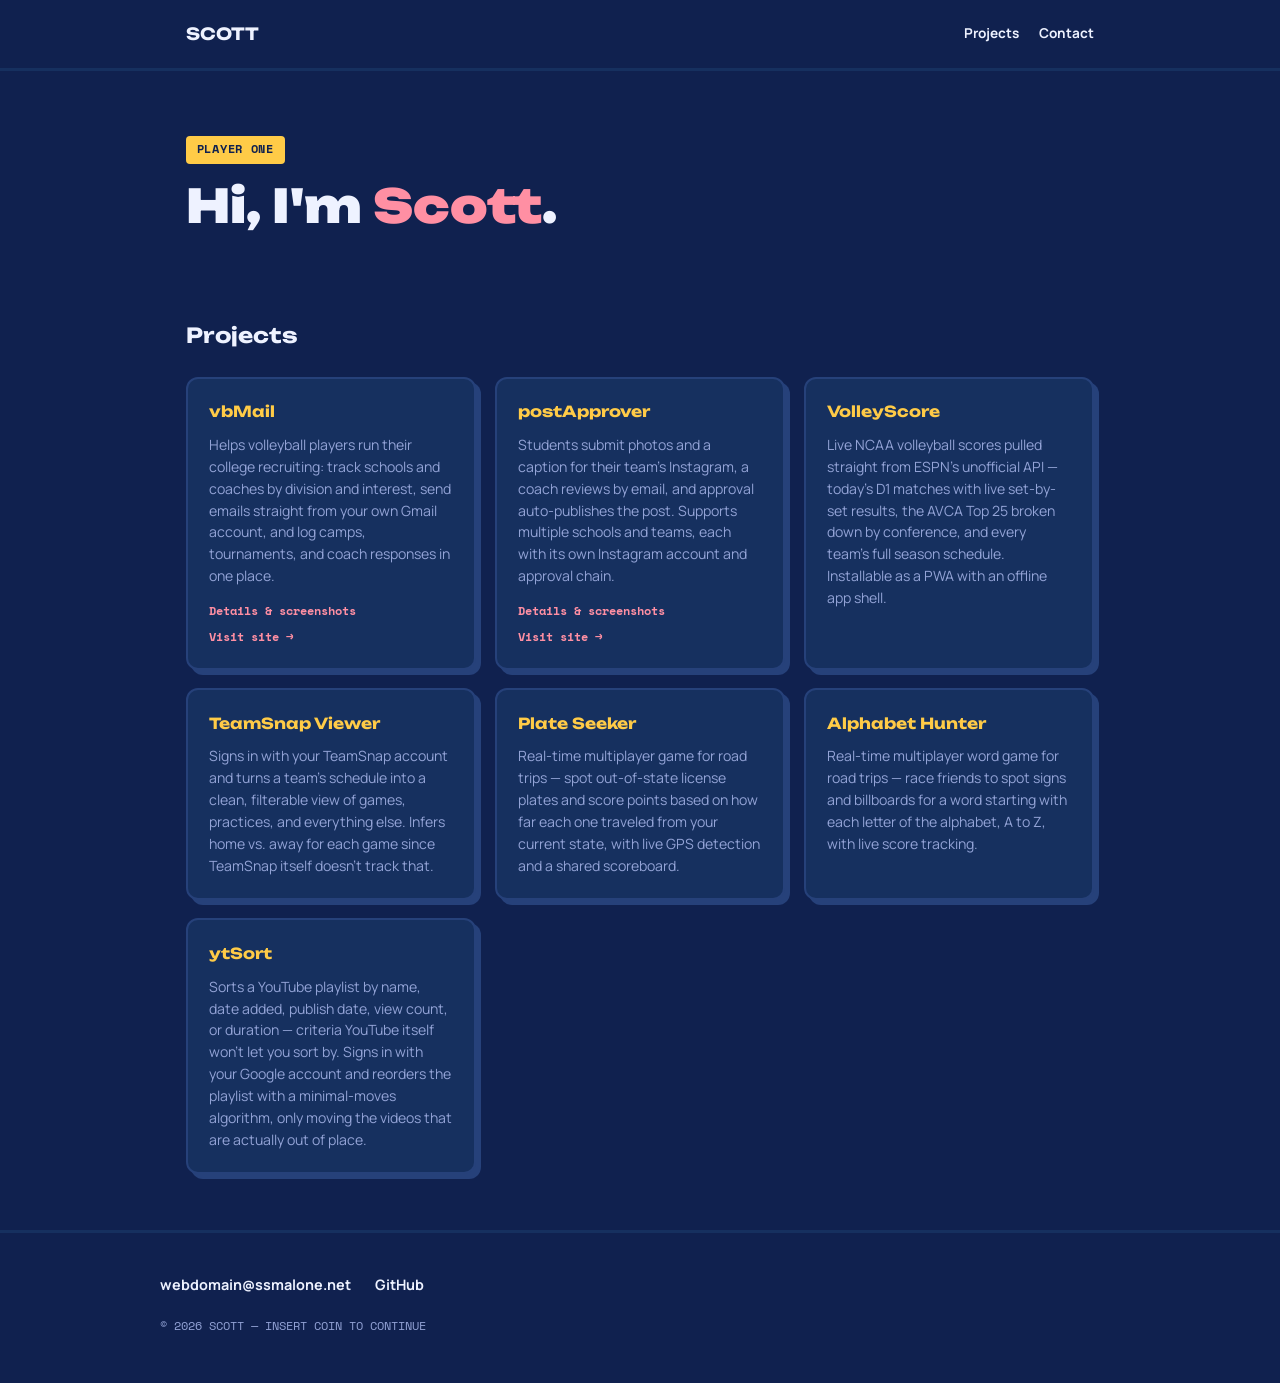
<file: index.html>
<!doctype html>
<html lang="en">
<head>
  <meta charset="UTF-8" />
  <meta name="viewport" content="width=device-width, initial-scale=1.0" />
  <title>Scott</title>
  <meta name="description" content="Scott — projects and background." />
  <link rel="preconnect" href="https://fonts.googleapis.com" />
  <link rel="preconnect" href="https://fonts.gstatic.com" crossorigin />
  <link href="https://fonts.googleapis.com/css2?family=Unbounded:wght@500;700;900&family=Manrope:wght@400;500;700&family=Space+Mono:wght@400;700&display=swap" rel="stylesheet" />
  <link rel="stylesheet" href="style.css" />
  <!-- Google tag (gtag.js) -->
  <script async src="https://www.googletagmanager.com/gtag/js?id=G-P2JP9ST1FZ"></script>
  <script>
    window.dataLayer = window.dataLayer || [];
    function gtag(){dataLayer.push(arguments);}
    gtag('js', new Date());

    gtag('config', 'G-P2JP9ST1FZ');
  </script>
</head>
<body>
  <header class="site-header">
    <nav class="nav">
      <a class="brand" href="#top">SCOTT</a>
      <div class="nav-links">
        <a href="#projects">Projects</a>
        <a href="#contact">Contact</a>
      </div>
    </nav>
  </header>

  <main id="top">
    <section class="hero">
      <span class="tag">Player One</span>
      <h1>Hi, I'm <span>Scott</span>.</h1>
    </section>

    <section id="projects" class="projects">
      <h2>Projects</h2>
      <div class="project-grid">
        <article class="project-card">
          <h3><a href="vbmail.html">vbMail</a></h3>
          <p>Helps volleyball players run their college recruiting: track schools and coaches by division and interest, send emails straight from your own Gmail account, and log camps, tournaments, and coach responses in one place.</p>
          <div class="card-links">
            <a href="vbmail.html">Details &amp; screenshots</a>
            <a href="https://vbmail.ssmalone.net" target="_blank" rel="noopener">Visit site &rarr;</a>
          </div>
        </article>

        <article class="project-card">
          <h3><a href="postapprover.html">postApprover</a></h3>
          <p>Students submit photos and a caption for their team's Instagram, a coach reviews by email, and approval auto-publishes the post. Supports multiple schools and teams, each with its own Instagram account and approval chain.</p>
          <div class="card-links">
            <a href="postapprover.html">Details &amp; screenshots</a>
            <a href="https://pa.ssmalone.net" target="_blank" rel="noopener">Visit site &rarr;</a>
          </div>
        </article>

        <article class="project-card">
          <h3>VolleyScore</h3>
          <p>Live NCAA volleyball scores pulled straight from ESPN's unofficial API — today's D1 matches with live set-by-set results, the AVCA Top 25 broken down by conference, and every team's full season schedule. Installable as a PWA with an offline app shell.</p>
        </article>

        <article class="project-card">
          <h3>TeamSnap Viewer</h3>
          <p>Signs in with your TeamSnap account and turns a team's schedule into a clean, filterable view of games, practices, and everything else. Infers home vs. away for each game since TeamSnap itself doesn't track that.</p>
        </article>

        <article class="project-card">
          <h3>Plate Seeker</h3>
          <p>Real-time multiplayer game for road trips — spot out-of-state license plates and score points based on how far each one traveled from your current state, with live GPS detection and a shared scoreboard.</p>
        </article>

        <article class="project-card">
          <h3>Alphabet Hunter</h3>
          <p>Real-time multiplayer word game for road trips — race friends to spot signs and billboards for a word starting with each letter of the alphabet, A to Z, with live score tracking.</p>
        </article>

        <article class="project-card">
          <h3>ytSort</h3>
          <p>Sorts a YouTube playlist by name, date added, publish date, view count, or duration — criteria YouTube itself won't let you sort by. Signs in with your Google account and reorders the playlist with a minimal-moves algorithm, only moving the videos that are actually out of place.</p>
        </article>
      </div>
    </section>
  </main>

  <footer id="contact" class="site-footer">
    <div class="links">
      <a href="mailto:webdomain@ssmalone.net">webdomain@ssmalone.net</a>
      <a href="https://github.com/" target="_blank" rel="noopener">GitHub</a>
    </div>
    <p class="copyright">&copy; <span id="year"></span> SCOTT — INSERT COIN TO CONTINUE</p>
  </footer>

  <script>
    document.getElementById('year').textContent = new Date().getFullYear();
  </script>
</body>
</html>
</file>
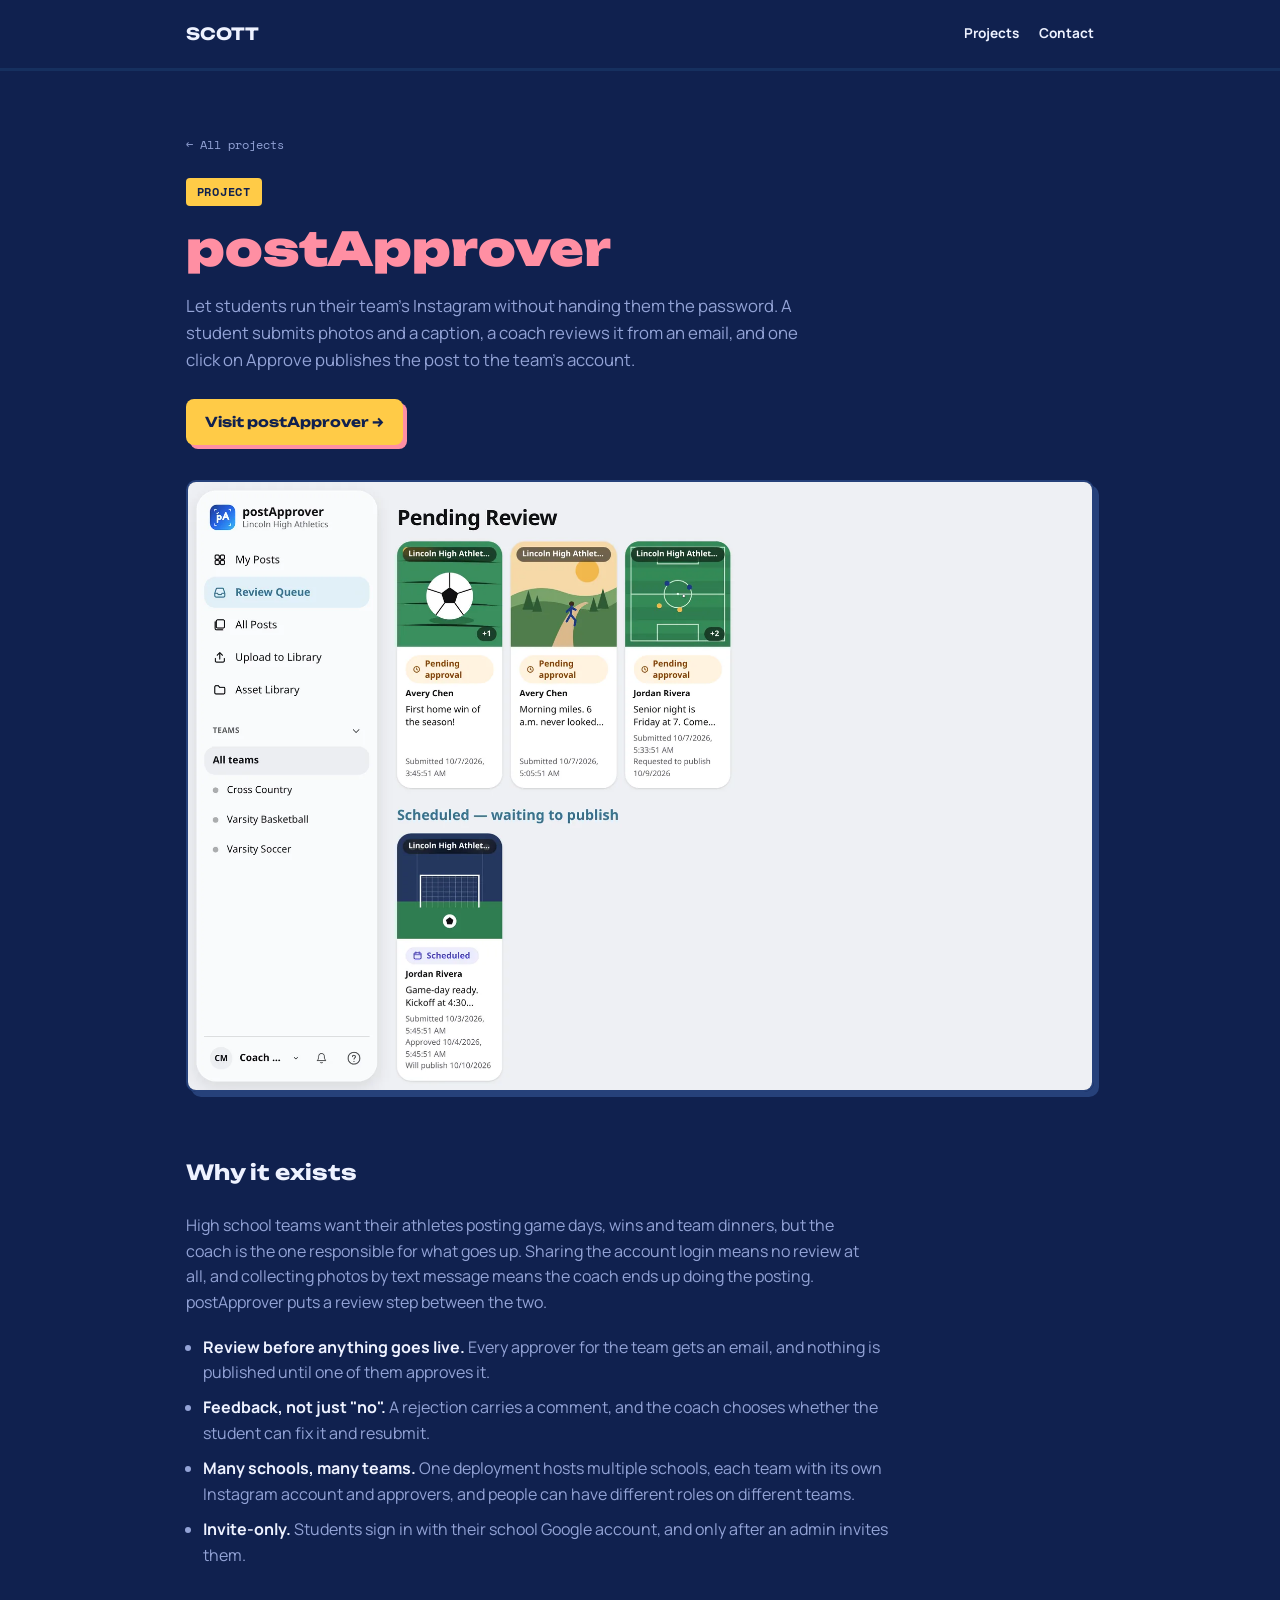
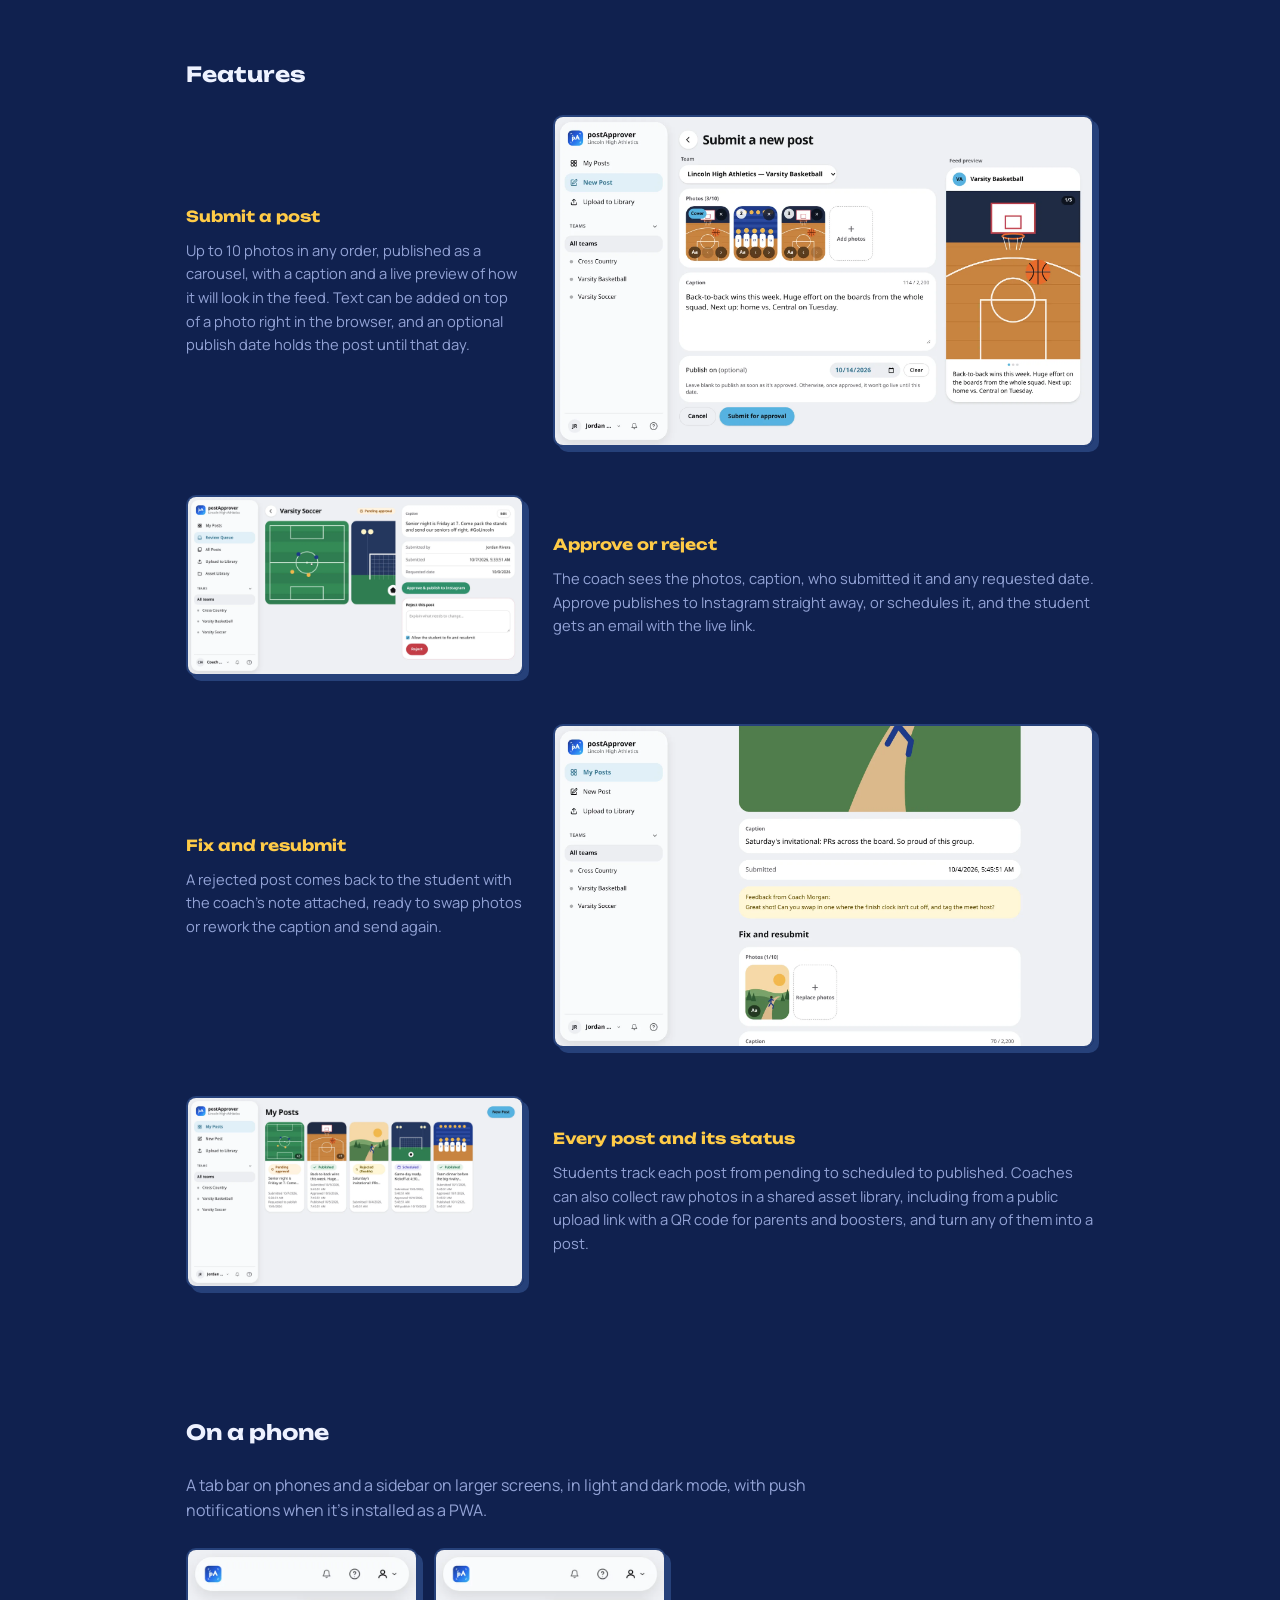
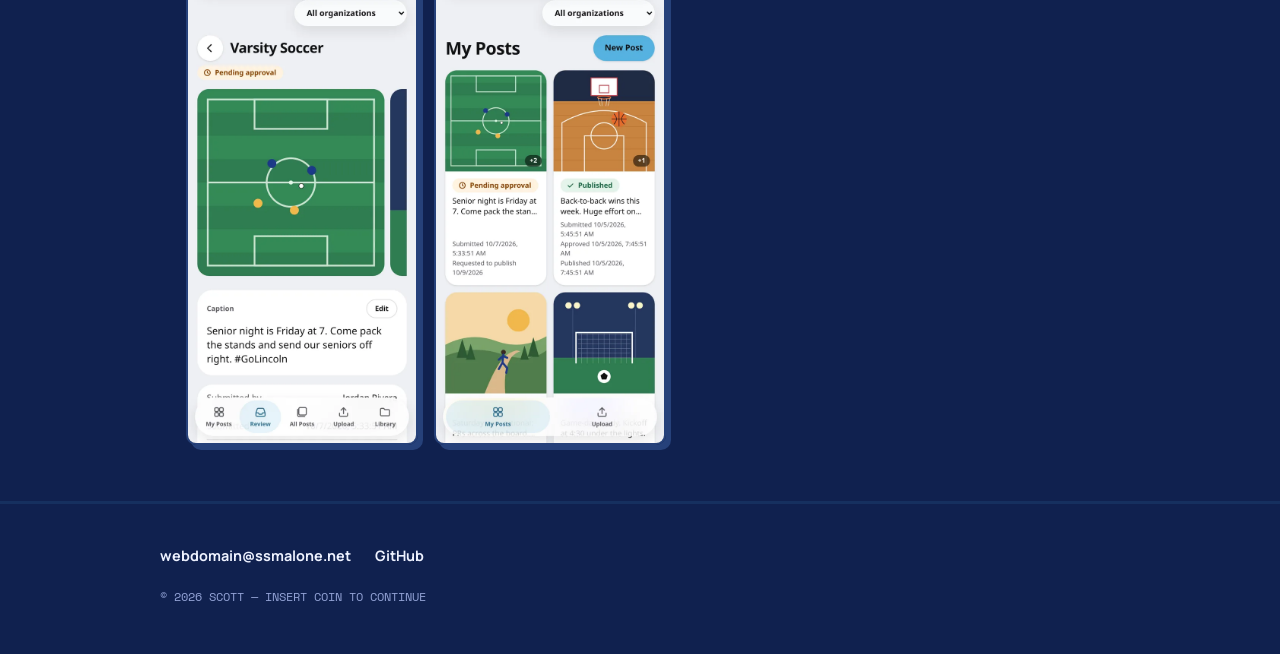
<file: postapprover.html>
<!doctype html>
<html lang="en">
<head>
  <meta charset="UTF-8" />
  <meta name="viewport" content="width=device-width, initial-scale=1.0" />
  <title>postApprover — Scott</title>
  <meta name="description" content="postApprover — students submit Instagram posts for their team, a coach approves by email, and approval publishes the post." />
  <link rel="preconnect" href="https://fonts.googleapis.com" />
  <link rel="preconnect" href="https://fonts.gstatic.com" crossorigin />
  <link href="https://fonts.googleapis.com/css2?family=Unbounded:wght@500;700;900&family=Manrope:wght@400;500;700&family=Space+Mono:wght@400;700&display=swap" rel="stylesheet" />
  <link rel="stylesheet" href="style.css" />
  <!-- Google tag (gtag.js) -->
  <script async src="https://www.googletagmanager.com/gtag/js?id=G-P2JP9ST1FZ"></script>
  <script>
    window.dataLayer = window.dataLayer || [];
    function gtag(){dataLayer.push(arguments);}
    gtag('js', new Date());

    gtag('config', 'G-P2JP9ST1FZ');
  </script>
</head>
<body>
  <header class="site-header">
    <nav class="nav">
      <a class="brand" href="index.html">SCOTT</a>
      <div class="nav-links">
        <a href="index.html#projects">Projects</a>
        <a href="#contact">Contact</a>
      </div>
    </nav>
  </header>

  <main id="top">
    <section class="hero project-hero">
      <a class="back-link" href="index.html#projects">&larr; All projects</a>
      <span class="tag">Project</span>
      <h1><span>postApprover</span></h1>
      <p class="lede">Let students run their team's Instagram without handing them the password. A student submits photos and a caption, a coach reviews it from an email, and one click on Approve publishes the post to the team's account.</p>
      <div class="cta-row">
        <a class="button" href="https://pa.ssmalone.net" target="_blank" rel="noopener">Visit postApprover &rarr;</a>
      </div>
      <figure class="shot">
        <img src="images/postapprover/review-queue.webp" width="1800" height="1209" alt="The postApprover Review Queue: posts pending approval from students, and a post scheduled to publish" />
      </figure>
    </section>

    <section class="detail">
      <h2>Why it exists</h2>
      <p>High school teams want their athletes posting game days, wins and team dinners, but the coach is the one responsible for what goes up. Sharing the account login means no review at all, and collecting photos by text message means the coach ends up doing the posting. postApprover puts a review step between the two.</p>
      <ul class="points">
        <li><strong>Review before anything goes live.</strong> Every approver for the team gets an email, and nothing is published until one of them approves it.</li>
        <li><strong>Feedback, not just "no".</strong> A rejection carries a comment, and the coach chooses whether the student can fix it and resubmit.</li>
        <li><strong>Many schools, many teams.</strong> One deployment hosts multiple schools, each team with its own Instagram account and approvers, and people can have different roles on different teams.</li>
        <li><strong>Invite-only.</strong> Students sign in with their school Google account, and only after an admin invites them.</li>
      </ul>
    </section>

    <section class="detail">
      <h2>Features</h2>

      <div class="feature">
        <div class="feature-text">
          <h3>Submit a post</h3>
          <p>Up to 10 photos in any order, published as a carousel, with a caption and a live preview of how it will look in the feed. Text can be added on top of a photo right in the browser, and an optional publish date holds the post until that day.</p>
        </div>
        <figure class="shot">
          <img src="images/postapprover/new-post.webp" width="1800" height="1097" loading="lazy" alt="Submitting a new post in postApprover: three photos, a caption, an optional publish date and a feed preview" />
        </figure>
      </div>

      <div class="feature">
        <div class="feature-text">
          <h3>Approve or reject</h3>
          <p>The coach sees the photos, caption, who submitted it and any requested date. Approve publishes to Instagram straight away, or schedules it, and the student gets an email with the live link.</p>
        </div>
        <figure class="shot">
          <img src="images/postapprover/review-detail.webp" width="1800" height="956" loading="lazy" alt="A coach reviewing a post in postApprover with Approve and publish to Instagram and Reject buttons" />
        </figure>
      </div>

      <div class="feature">
        <div class="feature-text">
          <h3>Fix and resubmit</h3>
          <p>A rejected post comes back to the student with the coach's note attached, ready to swap photos or rework the caption and send again.</p>
        </div>
        <figure class="shot">
          <img src="images/postapprover/feedback.webp" width="1800" height="1069" loading="lazy" alt="A rejected post in postApprover showing the coach's feedback above a Fix and resubmit form" />
        </figure>
      </div>

      <div class="feature">
        <div class="feature-text">
          <h3>Every post and its status</h3>
          <p>Students track each post from pending to scheduled to published. Coaches can also collect raw photos in a shared asset library, including from a public upload link with a QR code for parents and boosters, and turn any of them into a post.</p>
        </div>
        <figure class="shot">
          <img src="images/postapprover/my-posts.webp" width="1800" height="1012" loading="lazy" alt="My Posts in postApprover: posts that are pending, published, rejected and scheduled" />
        </figure>
      </div>
    </section>

    <section class="detail">
      <h2>On a phone</h2>
      <p>A tab bar on phones and a sidebar on larger screens, in light and dark mode, with push notifications when it's installed as a PWA.</p>
      <div class="phones phones-2">
        <img src="images/postapprover/phone-review.webp" width="600" height="1298" loading="lazy" alt="postApprover on a phone: reviewing a post" />
        <img src="images/postapprover/phone-posts.webp" width="600" height="1298" loading="lazy" alt="postApprover on a phone: My Posts" />
      </div>
    </section>
  </main>

  <footer id="contact" class="site-footer">
    <div class="links">
      <a href="mailto:webdomain@ssmalone.net">webdomain@ssmalone.net</a>
      <a href="https://github.com/" target="_blank" rel="noopener">GitHub</a>
    </div>
    <p class="copyright">&copy; <span id="year"></span> SCOTT — INSERT COIN TO CONTINUE</p>
  </footer>

  <script>
    document.getElementById('year').textContent = new Date().getFullYear();
  </script>
</body>
</html>
</file>
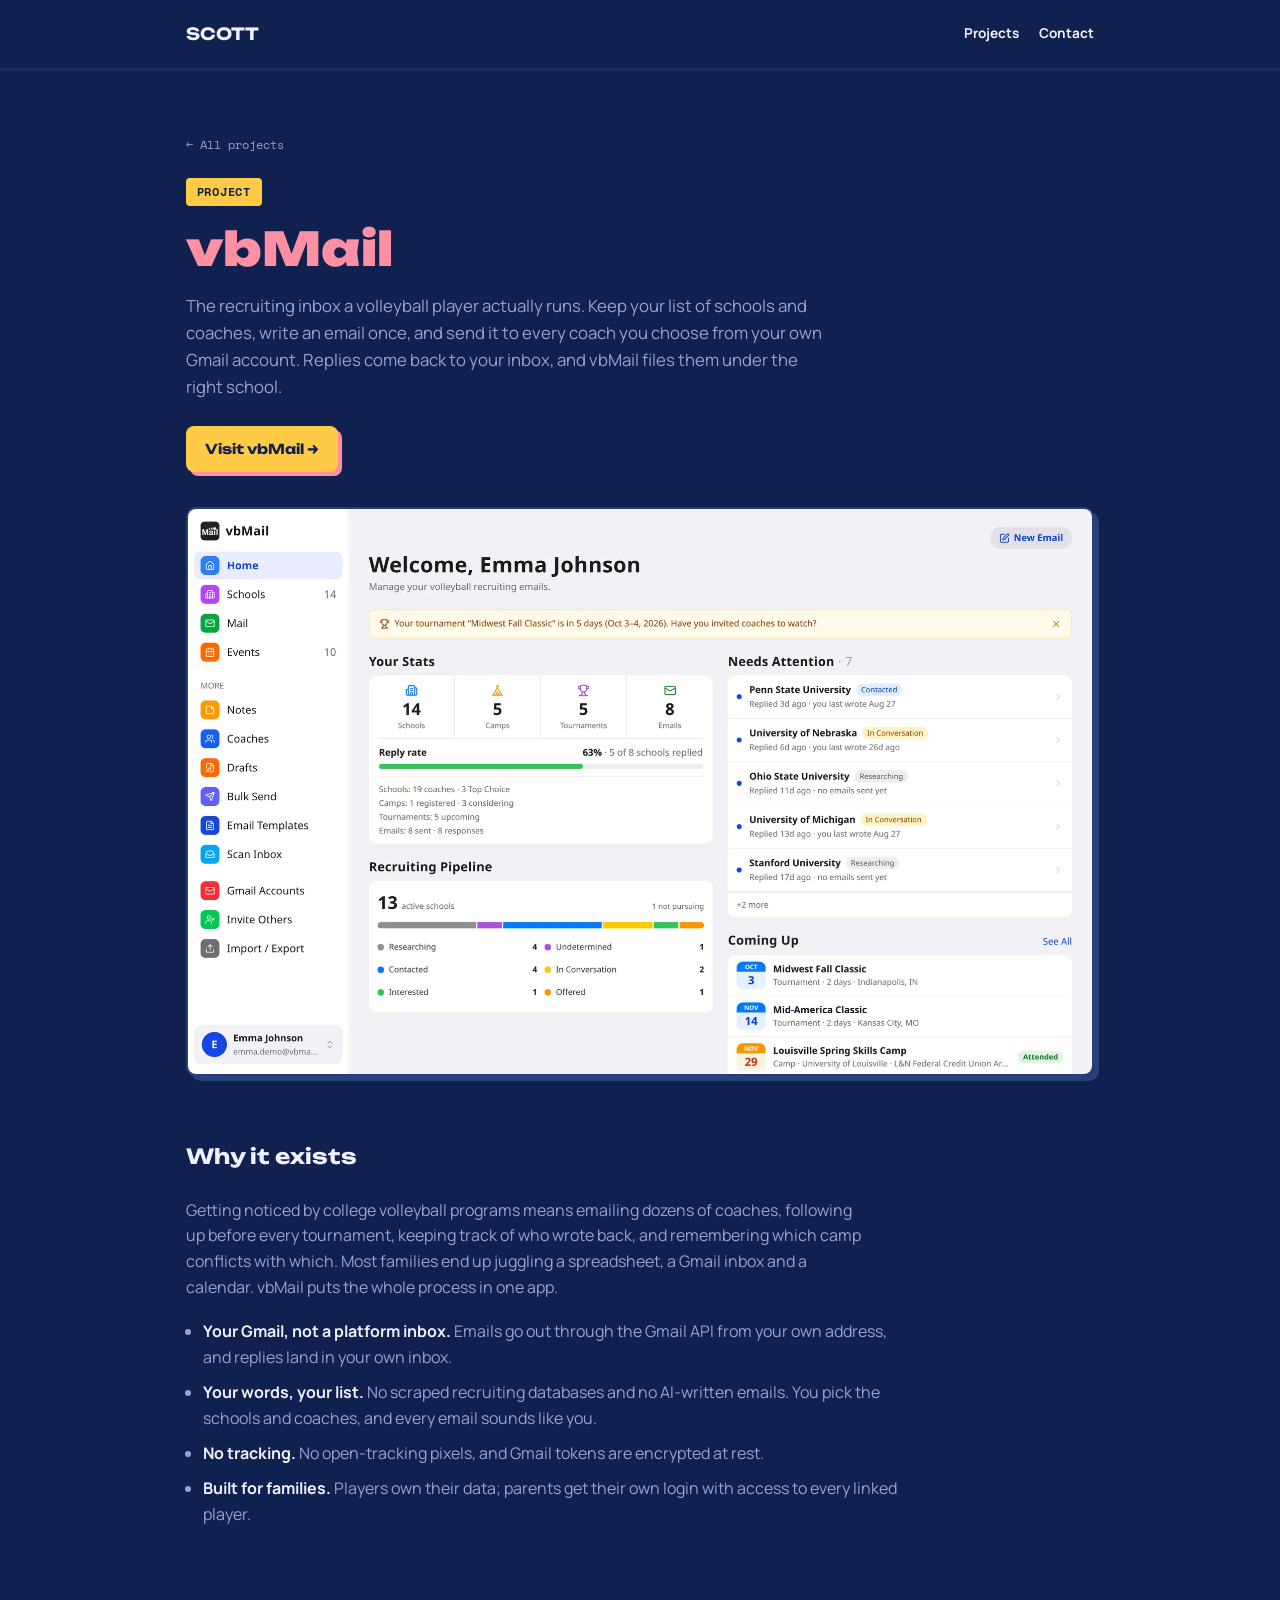
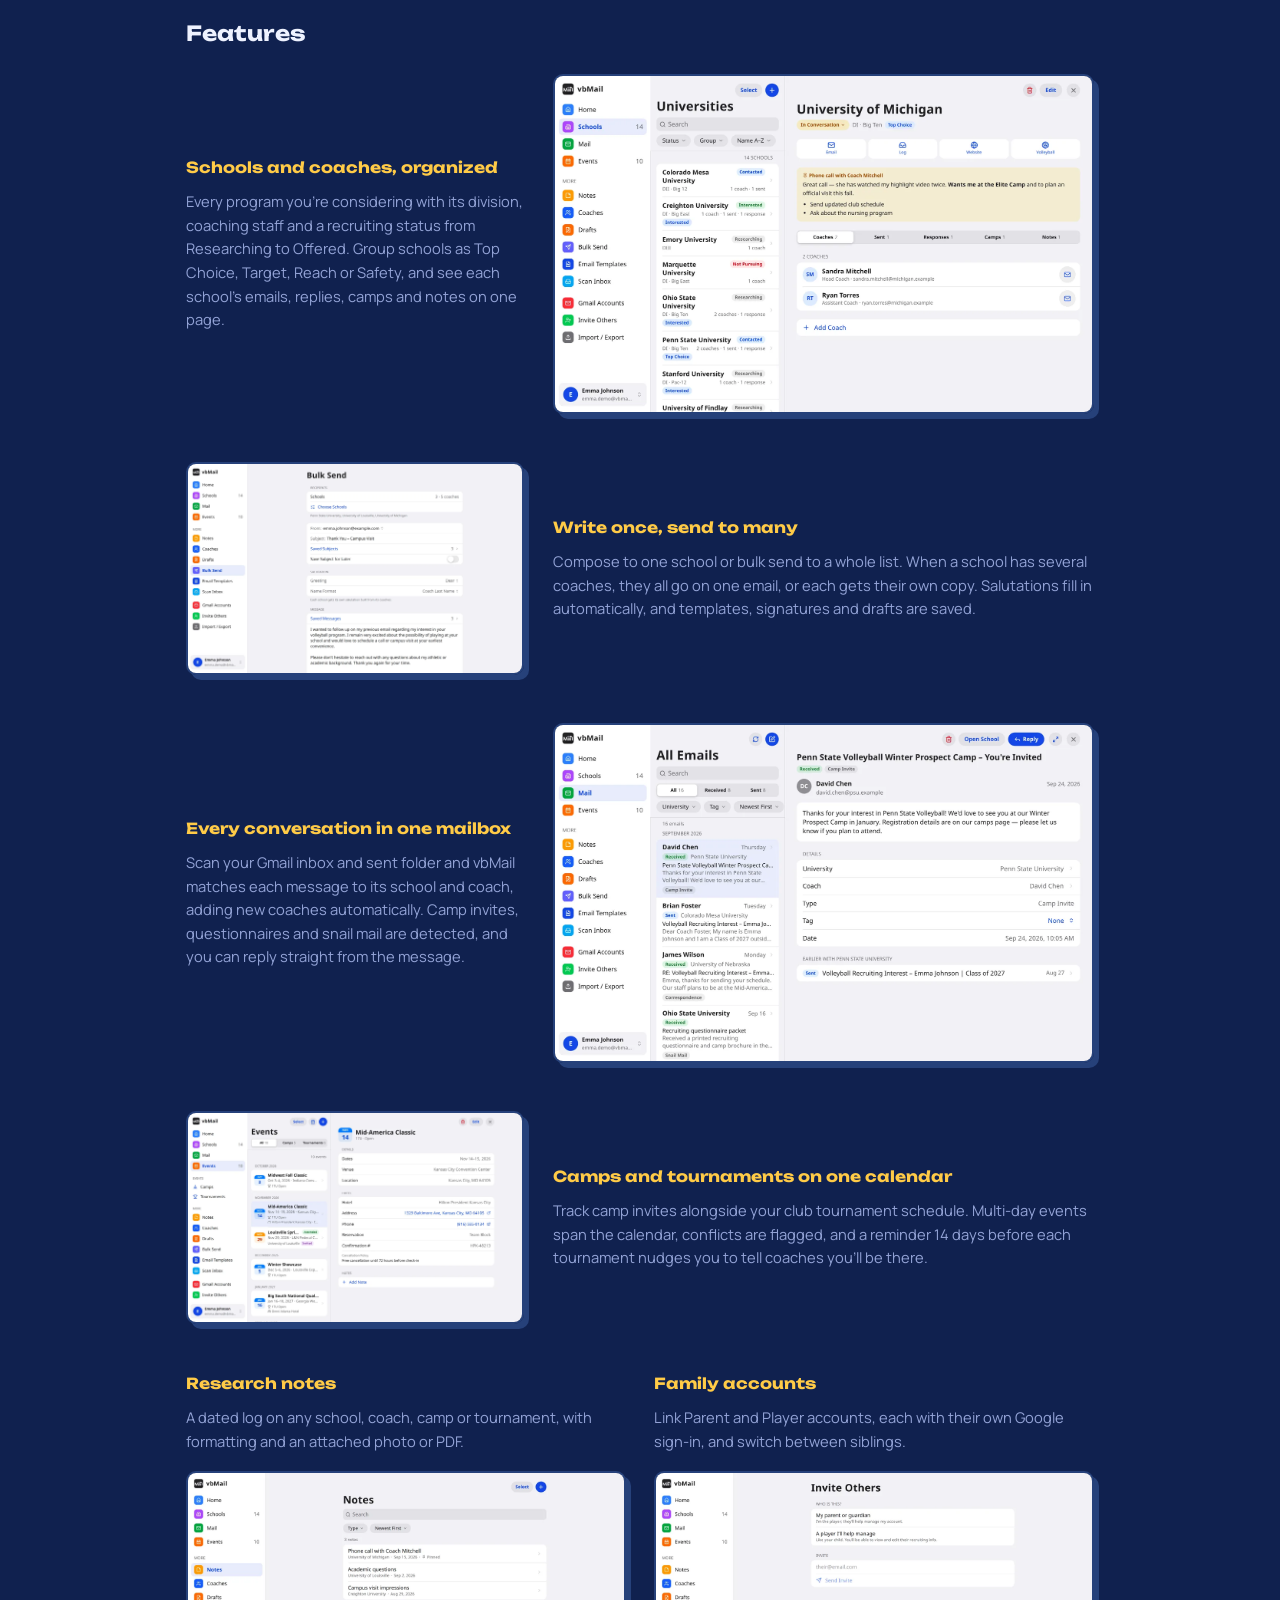
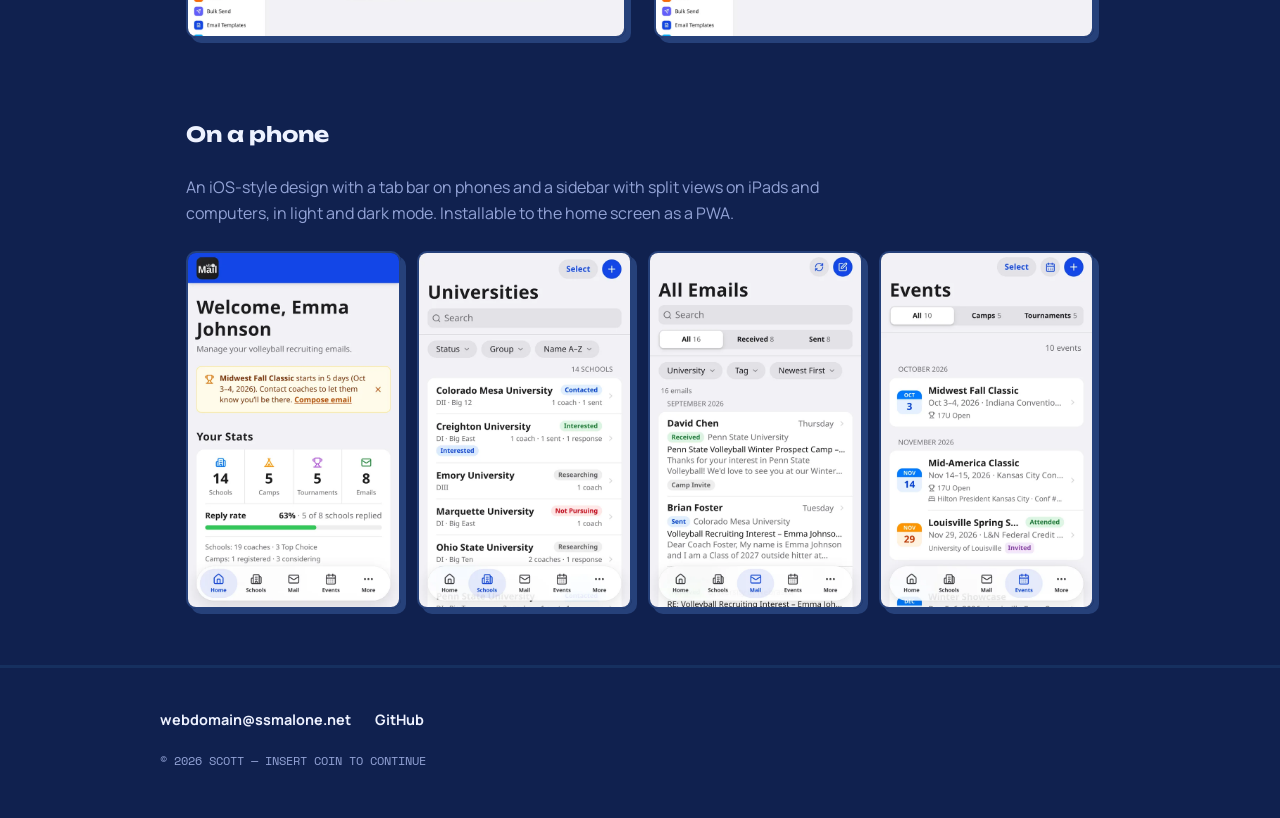
<file: vbmail.html>
<!doctype html>
<html lang="en">
<head>
  <meta charset="UTF-8" />
  <meta name="viewport" content="width=device-width, initial-scale=1.0" />
  <title>vbMail — Scott</title>
  <meta name="description" content="vbMail — a recruiting inbox for college volleyball players, sending from your own Gmail." />
  <link rel="preconnect" href="https://fonts.googleapis.com" />
  <link rel="preconnect" href="https://fonts.gstatic.com" crossorigin />
  <link href="https://fonts.googleapis.com/css2?family=Unbounded:wght@500;700;900&family=Manrope:wght@400;500;700&family=Space+Mono:wght@400;700&display=swap" rel="stylesheet" />
  <link rel="stylesheet" href="style.css" />
  <!-- Google tag (gtag.js) -->
  <script async src="https://www.googletagmanager.com/gtag/js?id=G-P2JP9ST1FZ"></script>
  <script>
    window.dataLayer = window.dataLayer || [];
    function gtag(){dataLayer.push(arguments);}
    gtag('js', new Date());

    gtag('config', 'G-P2JP9ST1FZ');
  </script>
</head>
<body>
  <header class="site-header">
    <nav class="nav">
      <a class="brand" href="index.html">SCOTT</a>
      <div class="nav-links">
        <a href="index.html#projects">Projects</a>
        <a href="#contact">Contact</a>
      </div>
    </nav>
  </header>

  <main id="top">
    <section class="hero project-hero">
      <a class="back-link" href="index.html#projects">&larr; All projects</a>
      <span class="tag">Project</span>
      <h1><span>vbMail</span></h1>
      <p class="lede">The recruiting inbox a volleyball player actually runs. Keep your list of schools and coaches, write an email once, and send it to every coach you choose from your own Gmail account. Replies come back to your inbox, and vbMail files them under the right school.</p>
      <div class="cta-row">
        <a class="button" href="https://vbmail.ssmalone.net" target="_blank" rel="noopener">Visit vbMail &rarr;</a>
      </div>
      <figure class="shot">
        <img src="images/vbmail/dashboard.webp" width="1800" height="1125" alt="vbMail Home on a computer: stats, reply rate, recruiting pipeline, a needs-attention list and upcoming events" />
      </figure>
    </section>

    <section class="detail">
      <h2>Why it exists</h2>
      <p>Getting noticed by college volleyball programs means emailing dozens of coaches, following up before every tournament, keeping track of who wrote back, and remembering which camp conflicts with which. Most families end up juggling a spreadsheet, a Gmail inbox and a calendar. vbMail puts the whole process in one app.</p>
      <ul class="points">
        <li><strong>Your Gmail, not a platform inbox.</strong> Emails go out through the Gmail API from your own address, and replies land in your own inbox.</li>
        <li><strong>Your words, your list.</strong> No scraped recruiting databases and no AI-written emails. You pick the schools and coaches, and every email sounds like you.</li>
        <li><strong>No tracking.</strong> No open-tracking pixels, and Gmail tokens are encrypted at rest.</li>
        <li><strong>Built for families.</strong> Players own their data; parents get their own login with access to every linked player.</li>
      </ul>
    </section>

    <section class="detail">
      <h2>Features</h2>

      <div class="feature">
        <div class="feature-text">
          <h3>Schools and coaches, organized</h3>
          <p>Every program you're considering with its division, coaching staff and a recruiting status from Researching to Offered. Group schools as Top Choice, Target, Reach or Safety, and see each school's emails, replies, camps and notes on one page.</p>
        </div>
        <figure class="shot">
          <img src="images/vbmail/school-detail.webp" width="1400" height="875" loading="lazy" alt="A university's page in vbMail with its status, pinned note and coaches, beside the list of schools" />
        </figure>
      </div>

      <div class="feature">
        <div class="feature-text">
          <h3>Write once, send to many</h3>
          <p>Compose to one school or bulk send to a whole list. When a school has several coaches, they all go on one email, or each gets their own copy. Salutations fill in automatically, and templates, signatures and drafts are saved.</p>
        </div>
        <figure class="shot">
          <img src="images/vbmail/bulk-send.webp" width="1400" height="875" loading="lazy" alt="Bulk Send in vbMail: three schools chosen, a saved subject, salutation settings and the message" />
        </figure>
      </div>

      <div class="feature">
        <div class="feature-text">
          <h3>Every conversation in one mailbox</h3>
          <p>Scan your Gmail inbox and sent folder and vbMail matches each message to its school and coach, adding new coaches automatically. Camp invites, questionnaires and snail mail are detected, and you can reply straight from the message.</p>
        </div>
        <figure class="shot">
          <img src="images/vbmail/mail-list.webp" width="1400" height="875" loading="lazy" alt="All Emails in vbMail: a month-grouped list of sent and received mail beside an open message" />
        </figure>
      </div>

      <div class="feature">
        <div class="feature-text">
          <h3>Camps and tournaments on one calendar</h3>
          <p>Track camp invites alongside your club tournament schedule. Multi-day events span the calendar, conflicts are flagged, and a reminder 14 days before each tournament nudges you to tell coaches you'll be there.</p>
        </div>
        <figure class="shot">
          <img src="images/vbmail/tournaments.webp" width="1400" height="875" loading="lazy" alt="Events in vbMail: upcoming camps and tournaments by month beside a tournament's dates, venue and hotel" />
        </figure>
      </div>

      <div class="duo">
        <div class="feature-text">
          <h3>Research notes</h3>
          <p>A dated log on any school, coach, camp or tournament, with formatting and an attached photo or PDF.</p>
          <figure class="shot">
            <img src="images/vbmail/research-notes.webp" width="1200" height="450" loading="lazy" alt="The Notes page in vbMail listing notes by school and date" />
          </figure>
        </div>
        <div class="feature-text">
          <h3>Family accounts</h3>
          <p>Link Parent and Player accounts, each with their own Google sign-in, and switch between siblings.</p>
          <figure class="shot">
            <img src="images/vbmail/families.webp" width="1200" height="450" loading="lazy" alt="Invite Others in vbMail: invite a parent or guardian, or a player you'll help manage" />
          </figure>
        </div>
      </div>
    </section>

    <section class="detail">
      <h2>On a phone</h2>
      <p>An iOS-style design with a tab bar on phones and a sidebar with split views on iPads and computers, in light and dark mode. Installable to the home screen as a PWA.</p>
      <div class="phones">
        <img src="images/vbmail/phone-home.webp" width="600" height="1006" loading="lazy" alt="vbMail on a phone: Home" />
        <img src="images/vbmail/phone-schools.webp" width="600" height="1006" loading="lazy" alt="vbMail on a phone: Schools" />
        <img src="images/vbmail/phone-mail.webp" width="600" height="1006" loading="lazy" alt="vbMail on a phone: Mail" />
        <img src="images/vbmail/phone-events.webp" width="600" height="1006" loading="lazy" alt="vbMail on a phone: Events" />
      </div>
    </section>
  </main>

  <footer id="contact" class="site-footer">
    <div class="links">
      <a href="mailto:webdomain@ssmalone.net">webdomain@ssmalone.net</a>
      <a href="https://github.com/" target="_blank" rel="noopener">GitHub</a>
    </div>
    <p class="copyright">&copy; <span id="year"></span> SCOTT — INSERT COIN TO CONTINUE</p>
  </footer>

  <script>
    document.getElementById('year').textContent = new Date().getFullYear();
  </script>
</body>
</html>
</file>
<file: style.css>
:root {
  --bg: #10214f;
  --fg: #eef2ff;
  --muted: #93a3d6;
  --accent: #ff8fa3;
  --accent2: #ffcb47;
  --card-bg: #16305f;
  --border: #26417a;
  --max-width: 960px;
}

* {
  box-sizing: border-box;
}

body {
  margin: 0;
  font-family: "Manrope", system-ui, -apple-system, "Segoe UI", Roboto, Helvetica, Arial, sans-serif;
  background: var(--bg);
  color: var(--fg);
  line-height: 1.6;
}

a {
  color: var(--fg);
  text-decoration: none;
}

.display {
  font-family: "Unbounded", sans-serif;
}

.site-header {
  padding: 1.3rem 0;
  border-bottom: 3px solid var(--card-bg);
}

.nav {
  max-width: var(--max-width);
  margin: 0 auto;
  padding: 0 1.6rem;
  display: flex;
  justify-content: space-between;
  align-items: center;
  flex-wrap: wrap;
  gap: 0.6rem;
}

.brand {
  font-family: "Unbounded", sans-serif;
  font-weight: 700;
  font-size: 1.05rem;
  color: var(--fg);
}

.nav-links {
  display: flex;
  gap: 1.3rem;
}

.nav-links a {
  font-size: 0.85rem;
  font-weight: 700;
}

.nav-links a:hover {
  color: var(--accent2);
}

main {
  max-width: var(--max-width);
  margin: 0 auto;
  padding: 0 1.6rem;
}

.hero {
  padding: 4rem 0 3rem;
}

.hero .tag {
  display: inline-block;
  font-family: "Space Mono", monospace;
  font-size: 0.72rem;
  color: var(--bg);
  background: var(--accent2);
  padding: 0.3rem 0.7rem;
  border-radius: 4px;
  text-transform: uppercase;
  letter-spacing: 0.06em;
  margin-bottom: 1.1rem;
  font-weight: 700;
}

.hero h1 {
  font-family: "Unbounded", sans-serif;
  font-weight: 900;
  font-size: 2.9rem;
  line-height: 1.08;
  margin: 0;
  text-wrap: balance;
}

.hero h1 span {
  color: var(--accent);
}

section h2 {
  font-family: "Unbounded", sans-serif;
  font-size: 1.3rem;
  margin: 0 0 1.5rem;
}

.projects {
  padding: 2.5rem 0;
}

.project-grid {
  display: grid;
  grid-template-columns: repeat(auto-fit, minmax(230px, 1fr));
  gap: 1.15rem;
}

.project-card {
  background: var(--card-bg);
  border: 2px solid var(--border);
  border-radius: 12px;
  padding: 1.35rem;
  box-shadow: 5px 5px 0 var(--border);
}

.project-card h3 {
  font-family: "Unbounded", sans-serif;
  font-size: 0.95rem;
  margin: 0 0 0.6rem;
  color: var(--accent2);
}

.project-card p {
  color: var(--muted);
  font-size: 0.88rem;
  margin: 0;
  line-height: 1.55;
}

.site-footer {
  border-top: 3px solid var(--card-bg);
  margin-top: 1rem;
  padding: 2.5rem 1.6rem 3rem;
}

.site-footer .links {
  max-width: var(--max-width);
  margin: 0 auto;
  display: flex;
  gap: 1.5rem;
  font-size: 0.9rem;
  font-weight: 700;
  margin-bottom: 1.25rem;
}

.site-footer .links a:hover {
  color: var(--accent2);
}

.copyright {
  max-width: var(--max-width);
  margin: 0 auto;
  font-family: "Space Mono", monospace;
  color: var(--muted);
  font-size: 0.75rem;
}

.project-card h3 a {
  color: inherit;
}

.project-card h3 a:hover {
  color: var(--accent);
}

.card-links {
  display: flex;
  flex-wrap: wrap;
  gap: 0.4rem 1rem;
  margin-top: 0.9rem;
  font-family: "Space Mono", monospace;
  font-size: 0.75rem;
  font-weight: 700;
}

.card-links a {
  color: var(--accent);
}

.card-links a:hover {
  color: var(--accent2);
}

/* Project detail pages */

.project-hero {
  padding-bottom: 1.5rem;
}

.back-link {
  display: block;
  font-family: "Space Mono", monospace;
  font-size: 0.78rem;
  color: var(--muted);
  margin-bottom: 1.4rem;
}

.back-link:hover {
  color: var(--accent2);
}

.lede {
  color: var(--muted);
  font-size: 1.05rem;
  max-width: 640px;
  margin: 1.2rem 0 0;
}

.cta-row {
  margin: 1.6rem 0 0;
}

.button {
  display: inline-block;
  font-family: "Unbounded", sans-serif;
  font-weight: 700;
  font-size: 0.85rem;
  color: var(--bg);
  background: var(--accent2);
  padding: 0.75rem 1.2rem;
  border-radius: 8px;
  box-shadow: 4px 4px 0 var(--accent);
  transition: transform 0.1s, box-shadow 0.1s;
}

.button:hover {
  transform: translate(2px, 2px);
  box-shadow: 2px 2px 0 var(--accent);
}

.shot {
  margin: 2.2rem 0 0;
}

.shot img,
.phones img {
  display: block;
  width: 100%;
  height: auto;
  border-radius: 10px;
  border: 2px solid var(--border);
  box-shadow: 5px 5px 0 var(--border);
}

.detail {
  padding: 2.5rem 0;
}

.detail > p {
  color: var(--muted);
  max-width: 680px;
  margin: 0 0 1.2rem;
}

.points {
  margin: 0;
  padding-left: 1.1rem;
  color: var(--muted);
  max-width: 720px;
}

.points li {
  margin-bottom: 0.6rem;
}

.points strong {
  color: var(--fg);
}

.feature {
  display: grid;
  grid-template-columns: 1fr 1.6fr;
  gap: 1.8rem;
  align-items: center;
  margin-bottom: 3rem;
}

.feature:nth-of-type(even) .feature-text {
  order: 2;
}

.feature .shot {
  margin: 0;
}

.feature-text h3 {
  font-family: "Unbounded", sans-serif;
  font-size: 0.95rem;
  color: var(--accent2);
  margin: 0 0 0.6rem;
}

.feature-text p {
  color: var(--muted);
  font-size: 0.92rem;
  margin: 0;
}

.duo {
  display: grid;
  grid-template-columns: repeat(auto-fit, minmax(260px, 1fr));
  gap: 1.8rem;
}

.duo .shot {
  margin-top: 1.1rem;
}

.phones {
  display: grid;
  grid-template-columns: repeat(4, 1fr);
  gap: 1rem;
  margin-top: 1.5rem;
}

.phones-2 {
  grid-template-columns: repeat(2, 1fr);
  max-width: 480px;
}

@media (max-width: 720px) {
  .feature {
    grid-template-columns: 1fr;
    gap: 1rem;
  }

  .feature:nth-of-type(even) .feature-text {
    order: 0;
  }

  .phones {
    grid-template-columns: repeat(2, 1fr);
  }
}

@media (max-width: 480px) {
  .hero h1 {
    font-size: 2.1rem;
  }
}
</file>
